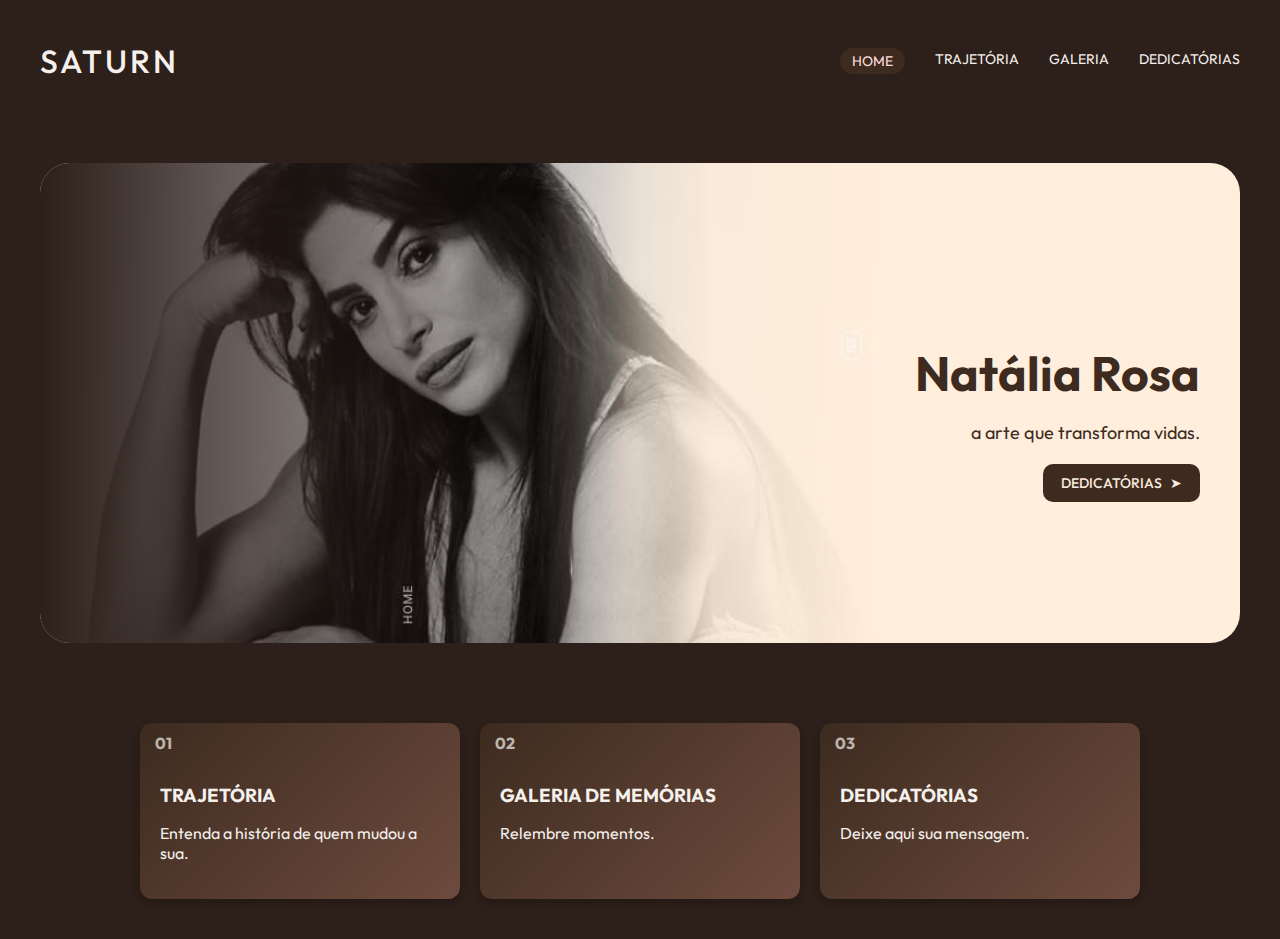
<file: index.html>
<!DOCTYPE html>
<html lang="pt-BR">
<head>
  <meta charset="UTF-8" />
  <meta name="viewport" content="width=device-width, initial-scale=1.0" />
  <title>Natália Rosa</title>
  <link rel="stylesheet" href="style.css" />
  <link href="https://fonts.googleapis.com/css2?family=Outfit:wght@300;500;700&display=swap" rel="stylesheet" />
</head>
<body class="dark-mode">
  <header class="header">
    <h1 class="logo">SATURN</h1>
    <nav>
      <ul class="menu">
        <li><a href="index.html" class="active">HOME</a></li>
        <li><a href="trajetoria.html">TRAJETÓRIA</a></li>
        <li><a href="galeria.html">GALERIA</a></li>
        <li><a href="dedicatorias.html">DEDICATÓRIAS</a></li>
      </ul>
    </nav>
  </header>

  <main>
    <section class="hero">
      <div class="hero-img-container">
        <img src="natt.jpeg" alt="Natália Rosa" class="hero-img" />
        <div class="image-gradient"></div>
      </div>
      <div class="hero-text">
        <h2>Natália Rosa</h2>
        <p>a arte que transforma vidas.</p>
        <a href="dedicatorias.html" class="btn-dedicatarias">
          DEDICATÓRIAS
          <span class="arrow">➤</span>
        </a>
      </div>
    </section>

   <section class="cards">
  <a href="trajetoria.html" class="card">
    <div class="number">01</div>
    <h3>TRAJETÓRIA</h3>
    <p>Entenda a história de quem mudou a sua.</p>
  </a>

  <a href="galeria.html" class="card">
    <div class="number">02</div>
    <h3>GALERIA DE MEMÓRIAS</h3>
    <p>Relembre momentos.</p>
  </a>

  <a href="dedicatorias.html" class="card">
    <div class="number">03</div>
    <h3>DEDICATÓRIAS</h3>
    <p>Deixe aqui sua mensagem.</p>
  </a>
</section>


  </main>

  <script src="script.js"></script>
</body>
</html>
</file>
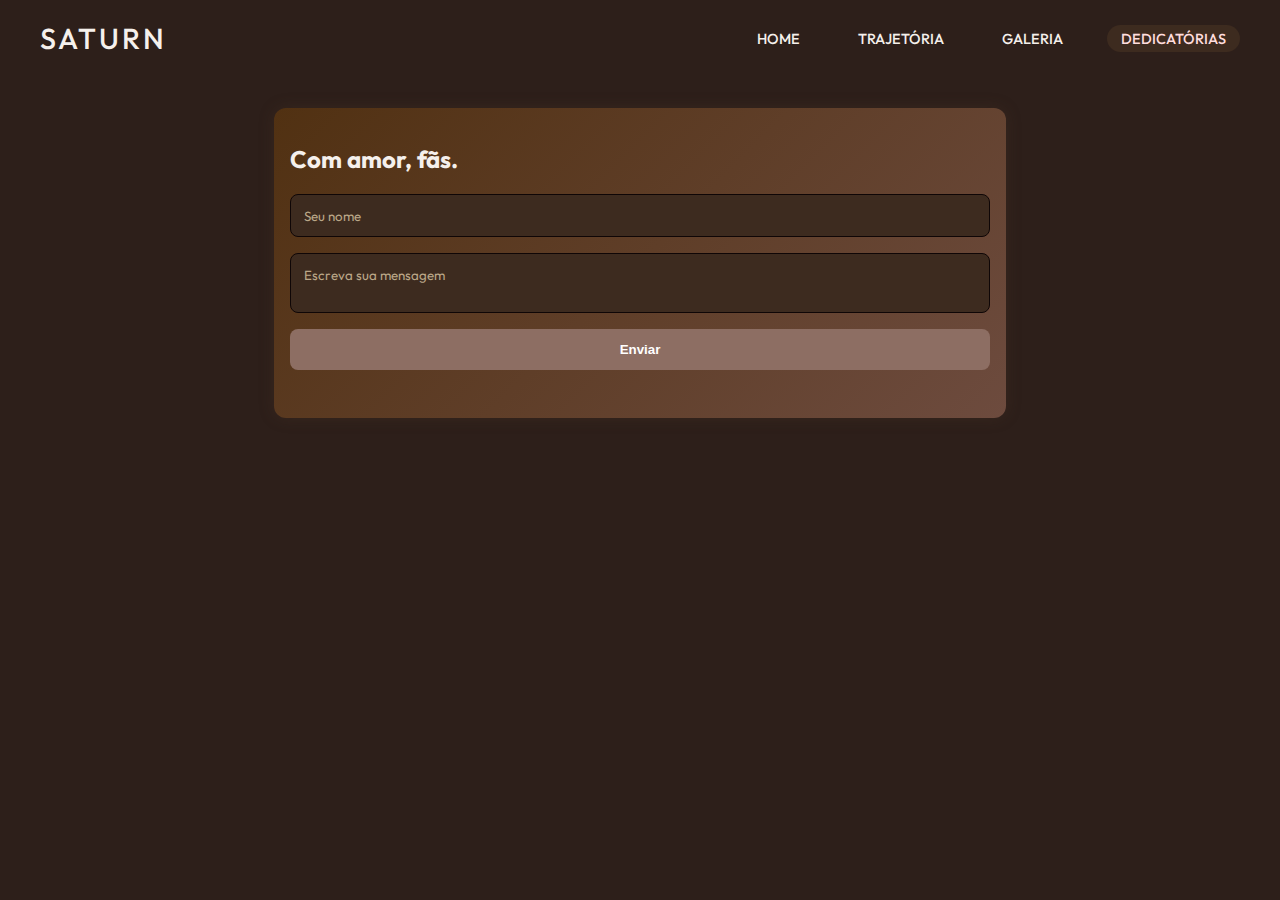
<file: dedicatorias.html>
<!DOCTYPE html>
<html lang="pt-BR">
<head>
  <meta charset="UTF-8" />
  <meta name="viewport" content="width=device-width, initial-scale=1.0"/>
  <title>Dedicatórias</title>
  <link rel="stylesheet" href="dedicatorias.css" />
  <link href="https://fonts.googleapis.com/css2?family=Outfit:wght@300;500;700&display=swap" rel="stylesheet" />
</head>
<body class="dark-mode">
  <header class="header">
    <h1 class="logo">SATURN</h1>
    <nav>
      <ul class="menu">
        <li><a href="index.html">HOME</a></li>
        <li><a href="trajetoria.html">TRAJETÓRIA</a></li>
        <li><a href="galeria.html">GALERIA</a></li>
        <li><a href="dedicatorias.html" class="active">DEDICATÓRIAS</a></li>
      </ul>
    </nav>
  </header>

  <main class="dedicatorias-container">
    <h2>Com amor, fãs.</h2>
    <form id="form">
      <input type="text" id="nome" placeholder="Seu nome" required />
      <textarea id="mensagem" placeholder="Escreva sua mensagem" required></textarea>
      <button type="submit">Enviar</button>
    </form>

    <div id="mensagens"></div>
  </main>

  <script src="dedicatorias.js"></script>
</body>
</html>
</file>
<file: style.css>
body {
  margin: 0;
  font-family: 'Outfit', sans-serif;
  background-color: #2d1f1a;
  color: #f5f0ec;
}

.header {
  display: flex;
  justify-content: space-between;
  align-items: center;
  padding: 20px 40px;
}

.logo {
  font-weight: 500;
  letter-spacing: 3px;
  color: #f5f0ec;
}

.menu {
  display: flex;
  gap: 30px;
  list-style: none;
}

.menu li a {
  text-decoration: none;
  color: #f5f0ec;
  font-size: 14px;
  transition: transform 0.3s;
  display: inline-block;
}

.menu li a:hover {
  transform: scale(1.08);
}

.menu li a.active {
  background: #3d2b1f;
  color: #ffdddd;
  padding: 4px 12px;
  border-radius: 20px;
}

/* HERO */
.hero {
  position: relative;
  height: 400px;
  background-image: url('natt.jpeg');
  background-size: cover;
  background-position: top center;
  border-radius: 30px;
  margin: 40px;
  overflow: hidden;
  display: flex;
  justify-content: flex-end;
  align-items: center;
  padding: 40px;
  color: #f5f0ec;
}

.hero::after {
  content: "";
  position: absolute;
  left: 0;
  top: 0;
  width: 50%;
  height: 100%;
  background: linear-gradient(to left, transparent, #2d1f1a);
  z-index: 1;
}

.hero-img-container {
  display: none; /* se não quiser imagem dentro, pode remover */
}

.hero-text {
  position: relative;
  z-index: 2;
  width: 100%;
  text-align: right;
}

.hero-text h2 {
  font-size: 48px;
  font-weight: 700;
  margin-bottom: 10px;
  color: #3d2b1f;
}

.hero-text p {
  font-size: 18px;
  margin-bottom: 20px;
  color: #3d2b1f;
}

.btn-dedicatarias {
  background: #3d2b1f;
  color: #fbeadf;
  padding: 10px 18px;
  border-radius: 10px;
  text-decoration: none;
  display: inline-flex;
  align-items: center;
  gap: 8px;
  font-weight: 500;
  font-size: 14px;
  transition: transform 0.3s;
}

.btn-dedicatarias:hover {
  transform: scale(1.05);
}

/* CARDS */
.cards {
  display: flex;
  justify-content: center;
  gap: 20px;
  padding: 40px 20px;
}

.card {
  background: linear-gradient(135deg, #3d2b1f, #6d4b3e);
  border-radius: 25px;
  padding: 30px;
  width: 280px;
  color: #f5f0ec;
  position: relative;
  transition: transform 0.3s, box-shadow 0.3s;
  cursor: pointer;
}

.card:hover {
  transform: scale(1.07);
  box-shadow: 0 10px 20px rgba(0,0,0,0.15);
}

.card .number {
  position: absolute;
  top: 10px;
  left: 15px;
  font-weight: bold;
  opacity: 0.7;
}

.card h3 {
  margin-top: 40px;
  margin-bottom: 10px;
}



.cards a.card {
  display: block;
  background-color: #f5f0ec; /* ou sua cor de fundo dos cards */
  padding: 20px;
  border-radius: 12px;
  text-decoration: none;     /* remove o sublinhado */
  color: inherit;            /* mantém a cor do texto original */
  box-shadow: 0 4px 8px rgba(0, 0, 0, 0.2);
  transition: transform 0.3s ease, box-shadow 0.3s ease;
}

.cards a.card:hover {
  transform: scale(1.03);
  box-shadow: 0 6px 16px rgba(0, 0, 0, 0.3);
  cursor: pointer;
}
/* Timeline */
.timeline-container {
  padding: 60px 20px;
  max-width: 800px;
  margin: auto;
  color: #f5f0ec;
}

.timeline-title {
  text-align: center;
  font-size: 2rem;
  margin-bottom: 40px;
  font-weight: 700;
}

.timeline {
  display: flex;
  flex-direction: column;
  gap: 40px;
  border-left: 3px solid #a47148;
  padding-left: 20px;
}

.timeline-item {
  display: flex;
  align-items: flex-start;
  gap: 20px;
  position: relative;
}

.timeline-item::before {
  content: "";
  position: absolute;
  left: -9px;
  top: 5px;
  width: 18px;
  height: 18px;
  background-color: #a47148;
  border-radius: 50%;
}

.icon i {
  font-size: 24px;
  color: #a47148;
}

.content h3 {
  margin: 0 0 5px;
  font-weight: 600;
}

.content p {
  margin: 0;
  font-weight: 300;
}
.carrossel {
  position: relative;
  margin: 2rem auto;
  max-width: 900px;
  display: flex;
  align-items: center;
}

.faixa {
  display: flex;
  overflow-x: auto;
  scroll-behavior: smooth;
  gap: 15px;
  padding: 10px 0;
  scrollbar-width: none; /* Firefox */
}

.faixa::-webkit-scrollbar {
  display: none; /* Chrome, Safari e Opera */
}

.seta {
  background: #3d2b1f;
  color: #fbeadf;
  border: none;
  font-size: 2rem;
  padding: 0 12px;
  cursor: pointer;
  border-radius: 6px;
  transition: background-color 0.3s ease;
  user-select: none;
}

.seta:hover {
  background-color: #5d4037;
}

.faixa img {
  width: 280px; /* tamanho fixo para todas as imagens */
  height: 180px;
  border-radius: 20px;
  object-fit: cover;
  box-shadow: 0 4px 12px rgba(0,0,0,0.3);
  cursor: pointer;
  transition: transform 0.3s ease;
}

.faixa img:hover {
  transform: scale(1.05);
}
</file>
<file: dedicatorias.css>
body {
  margin: 0;
  font-family: 'Outfit', sans-serif;
  background-color: #2d1f1a;
  color: #f5f0ec;
}

/* Cabeçalho idêntico ao index */
.header {
  display: flex;
  justify-content: space-between;
  align-items: center;
  padding: 20px 40px;
}



.menu {
  display: flex;
  gap: 30px;
  list-style: none;
  margin: 0;
  padding: 0;
  font-family: 'Outfit', sans-serif;
}

.logo {
  font-weight: 500;
  letter-spacing: 3px;
  color: #f5f0ec;
  font-family: 'Outfit', sans-serif;
  font-size: 1.8rem; /* tamanho um pouco maior que o padrão, mas não exagerado */
  margin: 0;
}

.menu li a {
  text-decoration: none;
  color: #f5f0ec;
  font-size: 14.5px; /* leve aumento para parecer igual ao index */
  transition: transform 0.3s;
  display: inline-block;
  padding: 4px 14px; /* espaçamento semelhante ao index */
  border-radius: 20px;
  font-weight: 500; /* peso intermediário */
}


.menu li a:hover {
  transform: scale(1.08);
}

.menu li a.active {
  background: #3d2b1f;
  color: #ffdddd;
}

.dedicatorias-container {
  max-width: 700px;
  margin: 2rem auto;
  padding: 1rem;
  background: linear-gradient(135deg, #513112, #6d4b3e);
  border-radius: 12px;
  box-shadow: 0 0 15px rgba(80, 55, 40, 0.3);
}

form {
  display: flex;
  flex-direction: column;
  gap: 1rem;
}

input, textarea {
  font-family: inherit;
  padding: 0.8rem;
  border: 1px solid #0f0606;
  border-radius: 8px;
  resize: none;
  background: #3d2b1f;
  color: #f5f0ec;
}

input::placeholder,
textarea::placeholder {
  color: #bba788;
}

button {
  background: #8d6e63;
  color: #fff;
  border: none;
  padding: 0.8rem;
  border-radius: 8px;
  cursor: pointer;
  transition: 0.3s;
  font-weight: 600;
}

button:hover {
  background: #5d4037;
}

#mensagens {
  margin-top: 2rem;
  display: flex;
  flex-direction: column;
  gap: 1rem;
}

.mensagem {
  background: linear-gradient(135deg, #bba788, #a1887f);
  padding: 1rem;
  border-left: 6px solid #8d6e63;
  border-radius: 8px;
  position: relative;
  box-shadow: 0 2px 10px rgba(0,0,0,0.15);
}

.mensagem h3 {
  margin: 0;
  font-weight: 700;
  color: #3d2b1f;
}

.mensagem p {
  margin: 0.5rem 0 0;
  color: #3e2723;
  white-space: pre-wrap; /* mantém quebras de linha */
}

.actions {
  position: absolute;
  top: 1rem;
  right: 1rem;
  display: flex;
  gap: 0.5rem;
}

.actions button {
  background: none;
  border: none;
  color: #6d4c41;
  cursor: pointer;
  font-size: 1.3rem;
  padding: 0;
  display: flex;
  align-items: center;
  transition: color 0.3s ease;
}

.actions button:hover {
  color: #3d2b1f;
}

.actions svg {
  width: 20px;
  height: 20px;
  fill: currentColor;
}
</file>
